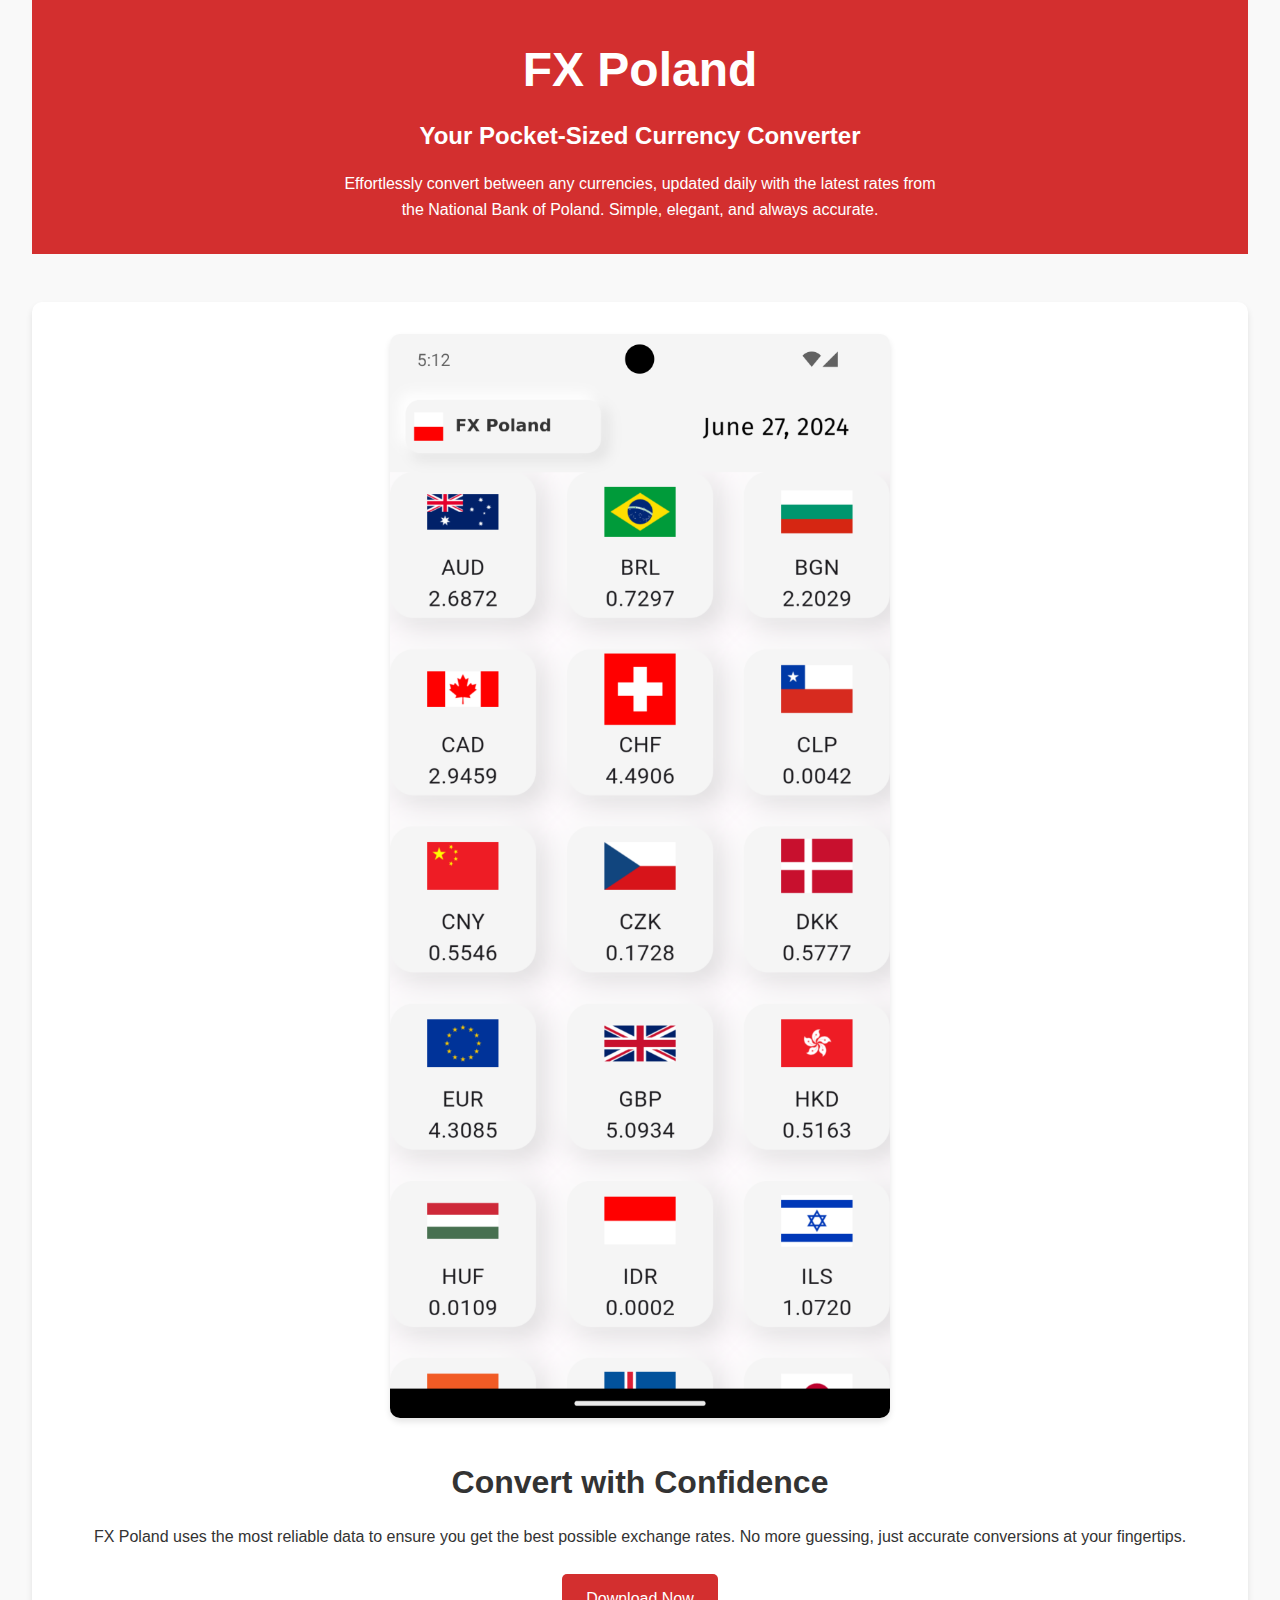
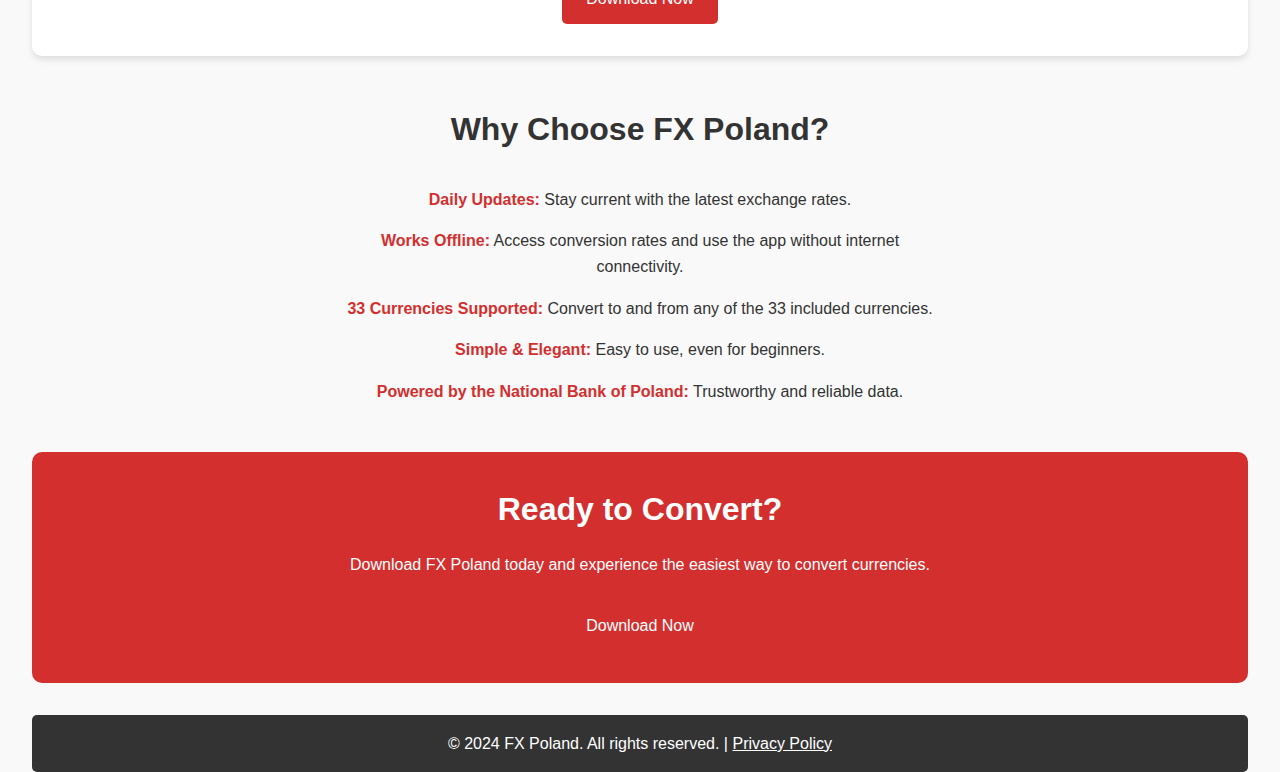
<file: index.html>
<!DOCTYPE html>
<html>
    <head>
        <meta charset="utf-8">
        <meta http-equiv="X-UA-Compatible" content="IE=edge">
        <title>FX Poland</title>
        <meta name="description" content="FX Poland: Your everyday currency converter, powered by the National Bank of Poland.">
        <meta name="viewport" content="width=device-width, initial-scale=1">
        <link rel="stylesheet" href="styles.css">
    </head>
    <body>
        <header>
            <h1>FX Poland</h1>
            <h2>Your Pocket-Sized Currency Converter</h2>
            <p>Effortlessly convert between any currencies, updated daily with the latest rates from the National Bank of Poland. Simple, elegant, and always accurate.</p>
        </header>

        <main>
            <section class="hero">
                <div class="hero-image">
                    <img src="fx-poland.png" alt="FX Poland App Screenshot">
                </div>
                <div class="hero-content">
                    <h3>Convert with Confidence</h3>
                    <p>FX Poland uses the most reliable data to ensure you get the best possible exchange rates. No more guessing, just accurate conversions at your fingertips.</p>
                    <a href="#" class="download-button">Download Now</a>
                </div>
            </section>

            <section class="features">
                <h2>Why Choose FX Poland?</h2>
                <ul>
                    <li><strong>Daily Updates:</strong> Stay current with the latest exchange rates.</li>
                    <li><strong>Works Offline:</strong> Access conversion rates and use the app without internet connectivity.</li>
                    <li><strong>33 Currencies Supported:</strong> Convert to and from any of the 33 included currencies.</li>
                    <li><strong>Simple & Elegant:</strong> Easy to use, even for beginners.</li>
                    <li><strong>Powered by the National Bank of Poland:</strong> Trustworthy and reliable data.</li>
                </ul>
            </section>

            <section class="call-to-action">
                <div class="cta-content">
                    <h2>Ready to Convert?</h2>
                    <p>Download FX Poland today and experience the easiest way to convert currencies.</p>
                    <a href="#" class="download-button">Download Now</a>
                </div>
            </section>
        </main>

        <footer>
            <p>&copy; 2024 FX Poland. All rights reserved. | <a href="privacy-policy.html">Privacy Policy</a></p>
        </footer>

        <script src="" async defer></script>
    </body>
</html>
</file>
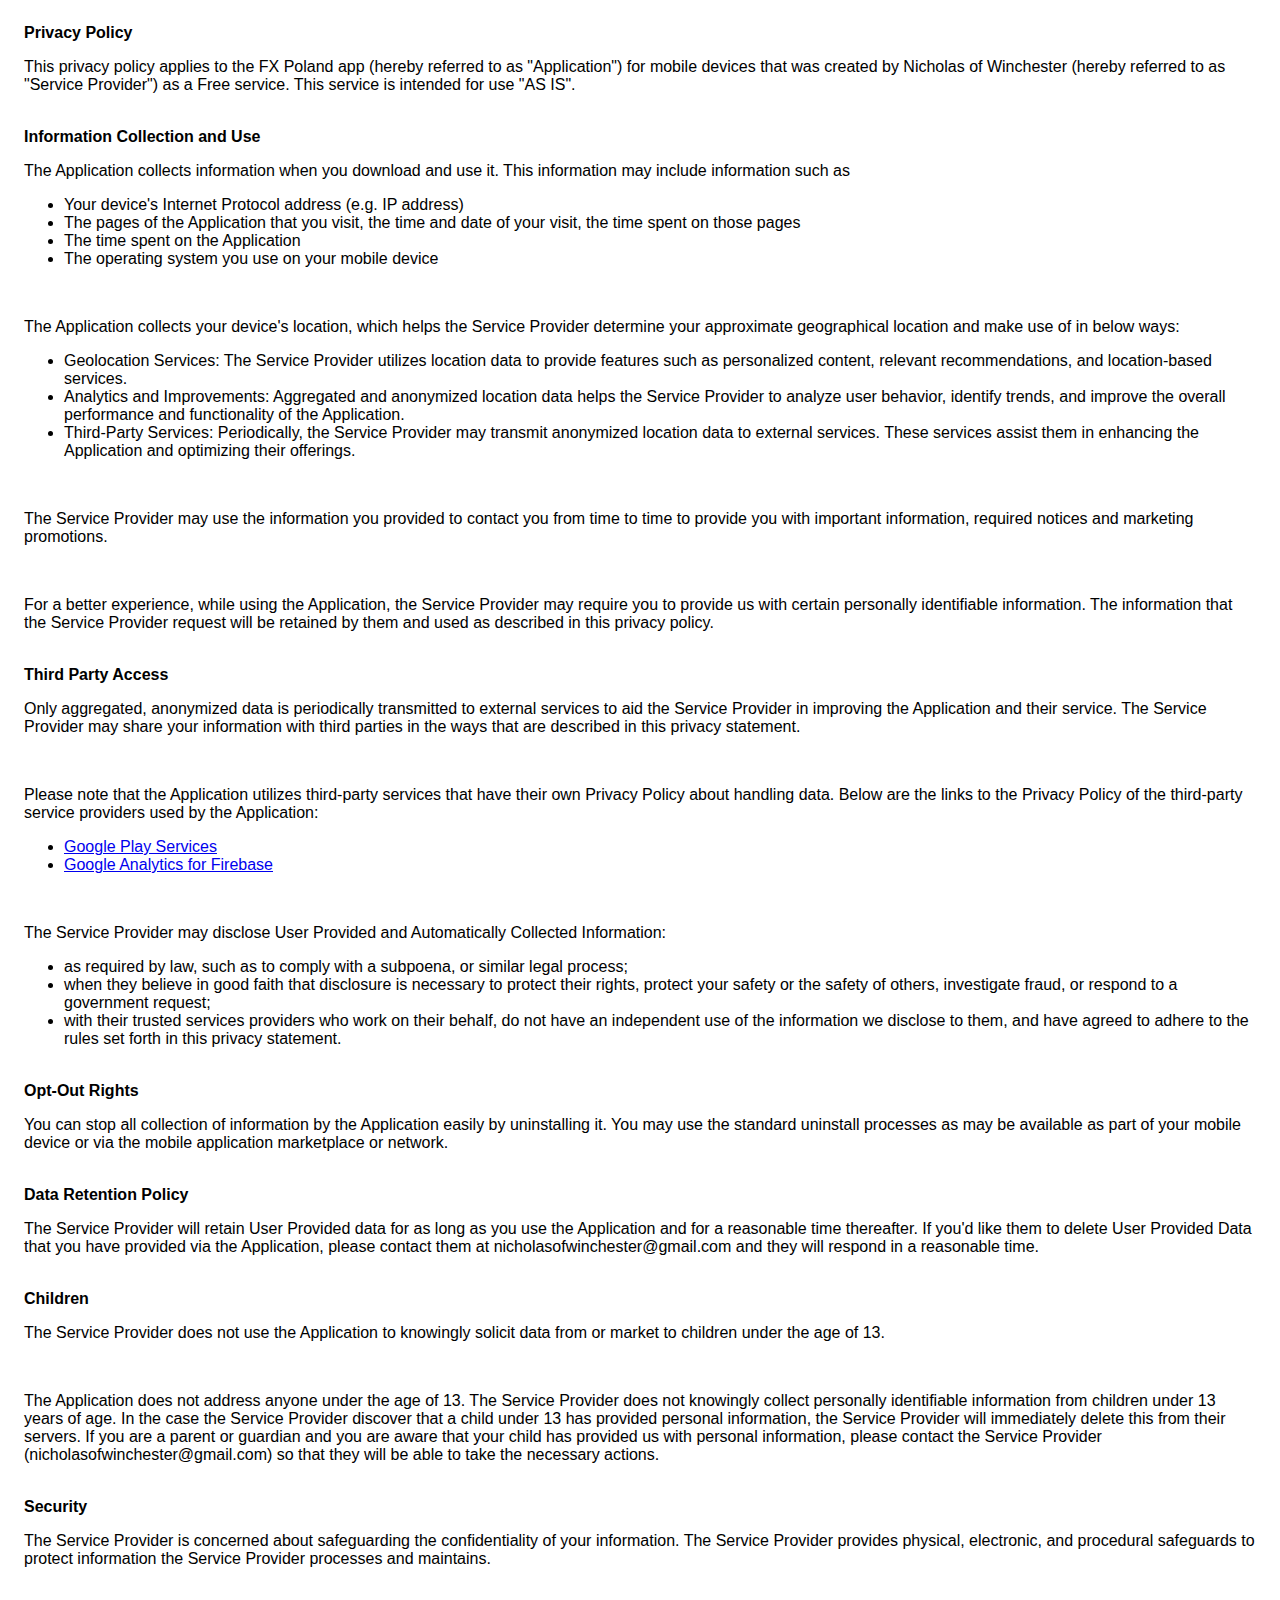
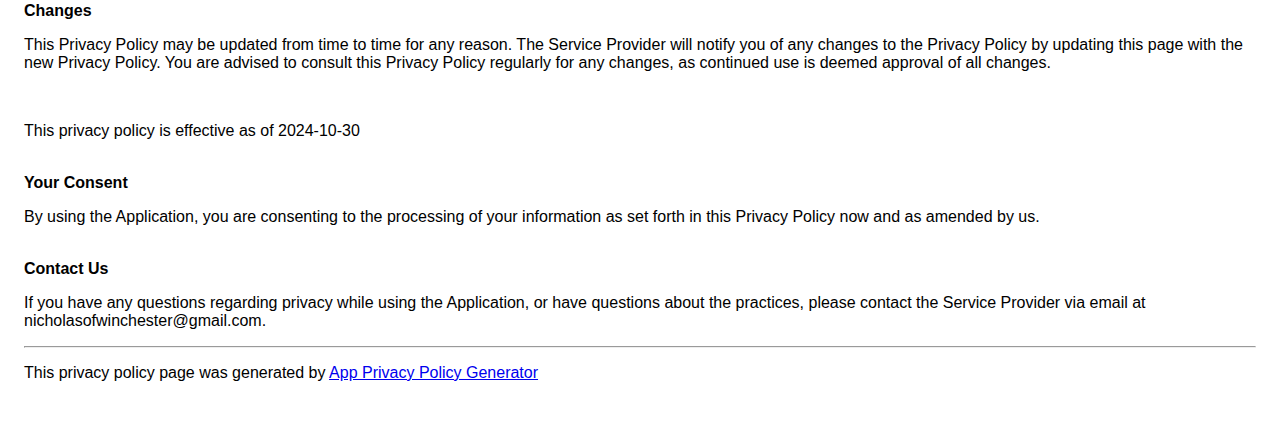
<file: privacy-policy.html>
<!DOCTYPE html>
    <html>
    <head>
      <meta charset='utf-8'>
      <meta name='viewport' content='width=device-width'>
      <title>Privacy Policy</title>
      <style> body { font-family: 'Helvetica Neue', Helvetica, Arial, sans-serif; padding:1em; } </style>
    </head>
    <body>
    <strong>Privacy Policy</strong><p>This privacy policy applies to the FX Poland app (hereby referred to as "Application") for mobile devices that was created by Nicholas of Winchester (hereby referred to as "Service Provider") as a Free service. This service is intended for use "AS IS".</p><br><strong>Information Collection and Use</strong><p>The Application collects information when you download and use it. This information may include information such as </p><ul><li>Your device's Internet Protocol address (e.g. IP address)</li><li>The pages of the Application that you visit, the time and date of your visit, the time spent on those pages</li><li>The time spent on the Application</li><li>The operating system you use on your mobile device</li></ul><p></p><br><p style="display: none;">The Application does not gather precise information about the location of your mobile device.</p><div style=""><p>The Application collects your device's location, which helps the Service Provider determine your approximate geographical location and make use of in below ways:</p><ul><li>Geolocation Services: The Service Provider utilizes location data to provide features such as personalized content, relevant recommendations, and location-based services.</li><li>Analytics and Improvements: Aggregated and anonymized location data helps the Service Provider to analyze user behavior, identify trends, and improve the overall performance and functionality of the Application.</li><li>Third-Party Services: Periodically, the Service Provider may transmit anonymized location data to external services. These services assist them in enhancing the Application and optimizing their offerings.</li></ul></div><br><p>The Service Provider may use the information you provided to contact you from time to time to provide you with important information, required notices and marketing promotions.</p><br><p>For a better experience, while using the Application, the Service Provider may require you to provide us with certain personally identifiable information. The information that the Service Provider request will be retained by them and used as described in this privacy policy.</p><br><strong>Third Party Access</strong><p>Only aggregated, anonymized data is periodically transmitted to external services to aid the Service Provider in improving the Application and their service. The Service Provider may share your information with third parties in the ways that are described in this privacy statement.</p><div><br><p>Please note that the Application utilizes third-party services that have their own Privacy Policy about handling data. Below are the links to the Privacy Policy of the third-party service providers used by the Application:</p><ul><li><a href="https://www.google.com/policies/privacy/" target="_blank" rel="noopener noreferrer">Google Play Services</a></li><!----><li><a href="https://firebase.google.com/support/privacy" target="_blank" rel="noopener noreferrer">Google Analytics for Firebase</a></li><!----><!----><!----><!----><!----><!----><!----><!----><!----><!----><!----><!----><!----><!----><!----><!----><!----><!----><!----><!----><!----><!----><!----><!----><!----><!----><!----><!----><!----></ul></div><br><p>The Service Provider may disclose User Provided and Automatically Collected Information:</p><ul><li>as required by law, such as to comply with a subpoena, or similar legal process;</li><li>when they believe in good faith that disclosure is necessary to protect their rights, protect your safety or the safety of others, investigate fraud, or respond to a government request;</li><li>with their trusted services providers who work on their behalf, do not have an independent use of the information we disclose to them, and have agreed to adhere to the rules set forth in this privacy statement.</li></ul><p></p><br><strong>Opt-Out Rights</strong><p>You can stop all collection of information by the Application easily by uninstalling it. You may use the standard uninstall processes as may be available as part of your mobile device or via the mobile application marketplace or network.</p><br><strong>Data Retention Policy</strong><p>The Service Provider will retain User Provided data for as long as you use the Application and for a reasonable time thereafter. If you'd like them to delete User Provided Data that you have provided via the Application, please contact them at nicholasofwinchester@gmail.com and they will respond in a reasonable time.</p><br><strong>Children</strong><p>The Service Provider does not use the Application to knowingly solicit data from or market to children under the age of 13.</p><div><br><p>The Application does not address anyone under the age of 13.
The Service Provider does not knowingly collect personally
identifiable information from children under 13 years of age. In the case
the Service Provider discover that a child under 13 has provided
personal information, the Service Provider will immediately
delete this from their servers. If you are a parent or guardian
and you are aware that your child has provided us with
personal information, please contact the Service Provider (nicholasofwinchester@gmail.com) so that
they will be able to take the necessary actions.</p></div><!----><br><strong>Security</strong><p>The Service Provider is concerned about safeguarding the confidentiality of your information. The Service Provider provides physical, electronic, and procedural safeguards to protect information the Service Provider processes and maintains.</p><br><strong>Changes</strong><p>This Privacy Policy may be updated from time to time for any reason. The Service Provider will notify you of any changes to the Privacy Policy by updating this page with the new Privacy Policy. You are advised to consult this Privacy Policy regularly for any changes, as continued use is deemed approval of all changes.</p><br><p>This privacy policy is effective as of 2024-10-30</p><br><strong>Your Consent</strong><p>By using the Application, you are consenting to the processing of your information as set forth in this Privacy Policy now and as amended by us.</p><br><strong>Contact Us</strong><p>If you have any questions regarding privacy while using the Application, or have questions about the practices, please contact the Service Provider via email at nicholasofwinchester@gmail.com.</p><hr><p>This privacy policy page was generated by <a href="https://app-privacy-policy-generator.nisrulz.com/" target="_blank" rel="noopener noreferrer">App Privacy Policy Generator</a></p>
    </body>
    </html>
</file>
<file: styles.css>
/* Reset some basic elements */
body, h1, h2, h3, p, ul, li, a {
    margin: 0;
    padding: 0;
    text-decoration: none;
    list-style: none;
    box-sizing: border-box;
}

/* Set up the body styling */
body {
    font-family: 'Arial', sans-serif;
    color: #333;
    line-height: 1.6;
    background: #f9f9f9;
    padding: 0 2rem;
}

/* Header styling */
header {
    text-align: center;
    padding: 2rem 0;
    background: #d32f2f; /* Red color */
    color: white;
}

header h1 {
    font-size: 3rem;
    margin-bottom: 0.5rem;
}

header h2 {
    font-size: 1.5rem;
    margin-bottom: 1rem;
}

header p {
    font-size: 1rem;
    max-width: 600px;
    margin: 0 auto;
}

/* Hero section styling */
.hero {
    display: flex;
    flex-direction: column;
    align-items: center;
    margin: 3rem 0;
    background: white;
    padding: 2rem;
    border-radius: 10px;
    box-shadow: 0 4px 6px rgba(0, 0, 0, 0.1);
    position: relative;
}

.hero-image img {
    width: 100%;
    max-width: 500px;
    border-radius: 10px;
    box-shadow: 0 4px 6px rgba(0, 0, 0, 0.1);
}

.hero-content {
    text-align: center;
    margin-top: 2rem;
    width: 100%;
}

.hero-content h3 {
    font-size: 2rem;
    margin-bottom: 1rem;
}

.hero-content p {
    font-size: 1rem;
    margin-bottom: 1.5rem;
}

.download-button {
    display: inline-block;
    padding: 0.75rem 1.5rem;
    background: #d32f2f; /* Red color */
    color: white;
    border-radius: 5px;
    font-size: 1rem;
    transition: background 0.3s ease;
}

.download-button:hover {
    background: #a72828;
}

/* Features section styling */
.features {
    text-align: center;
    margin: 3rem 0;
}

.features h2 {
    font-size: 2rem;
    margin-bottom: 2rem;
}

.features ul {
    max-width: 600px;
    margin: 0 auto;
}

.features li {
    font-size: 1rem;
    margin-bottom: 1rem;
}

.features strong {
    color: #d32f2f;
}

/* Call-to-action section styling */
.call-to-action {
    background: #d32f2f; /* Red color */
    color: white;
    padding: 2rem 0;
    text-align: center;
    border-radius: 10px;
}

.call-to-action h2 {
    font-size: 2rem;
    margin-bottom: 1rem;
}

.call-to-action p {
    font-size: 1rem;
    margin-bottom: 1.5rem;
}

/* Footer styling */
footer {
    text-align: center;
    padding: 1rem 0;
    margin-top: 2rem;
    background: #333;
    color: white;
    border-radius: 5px;
}

footer a {
    color: white;
    text-decoration: underline;
}
</file>
